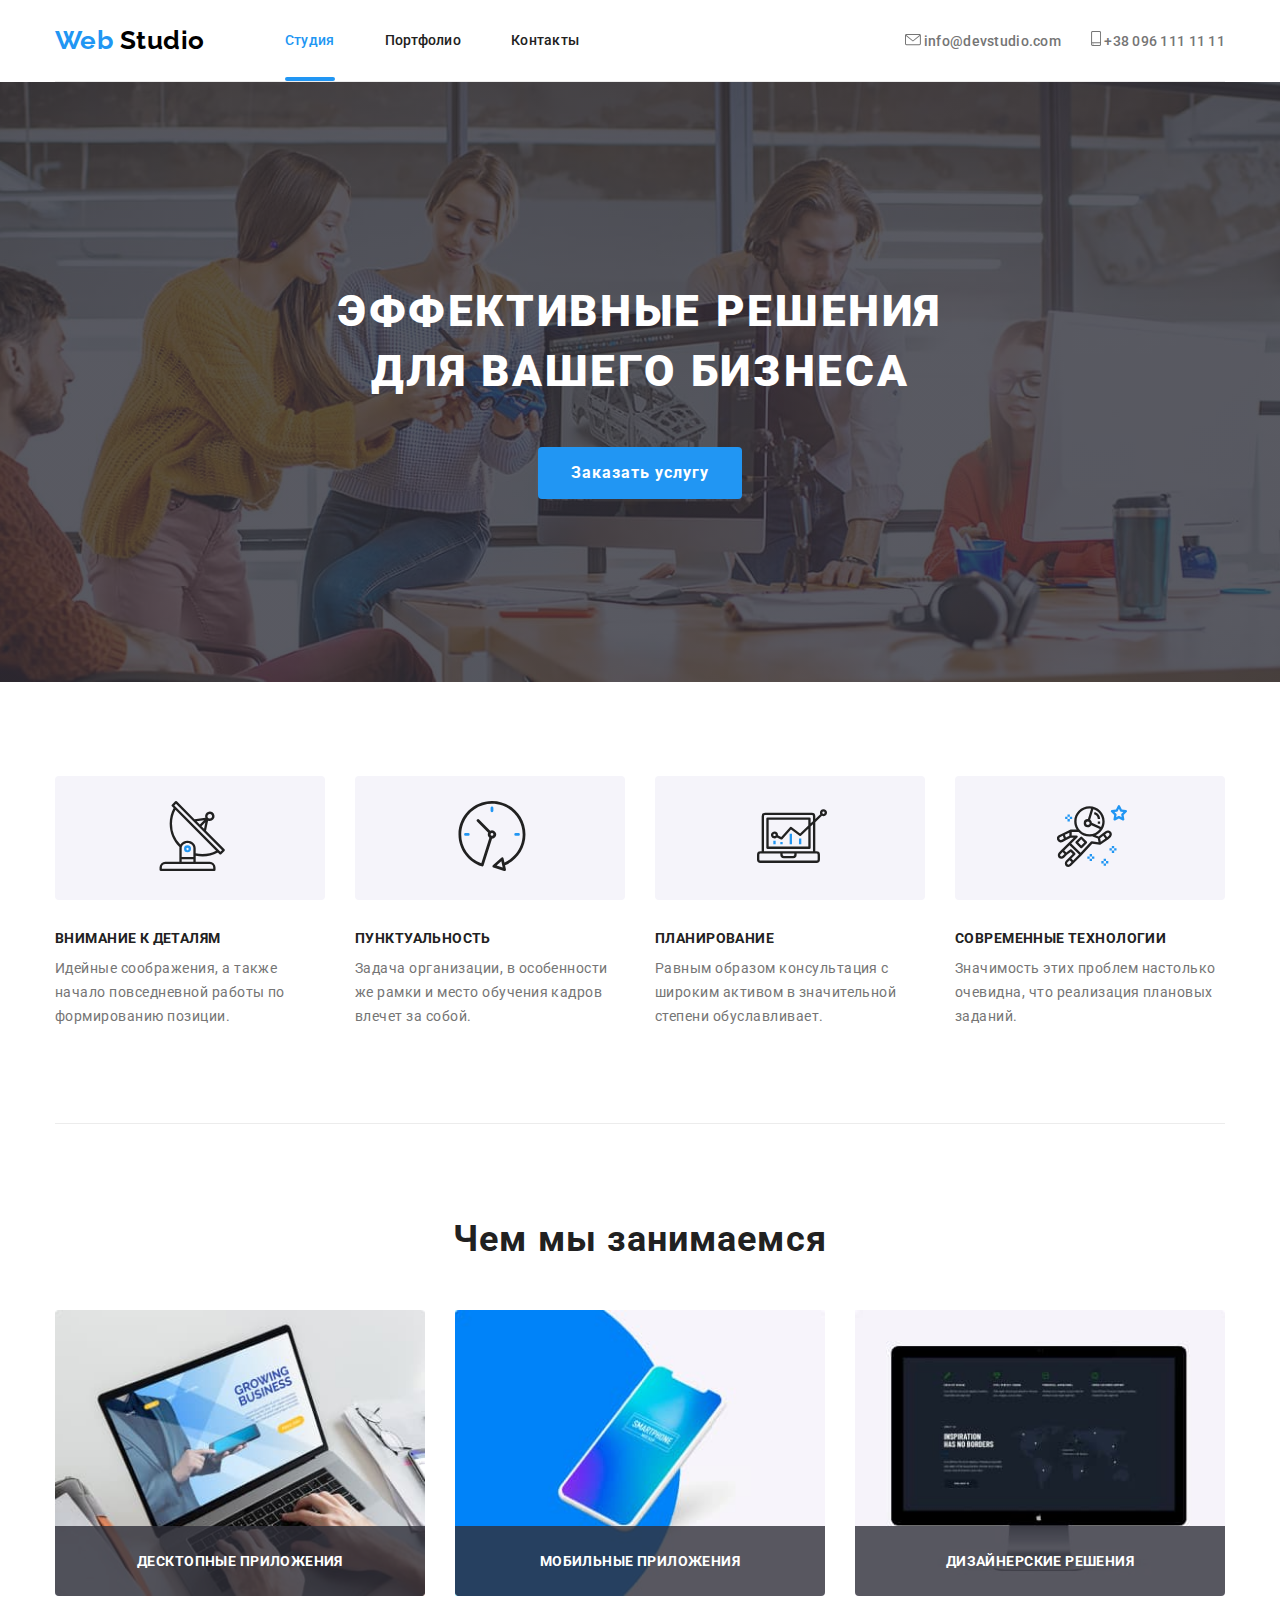
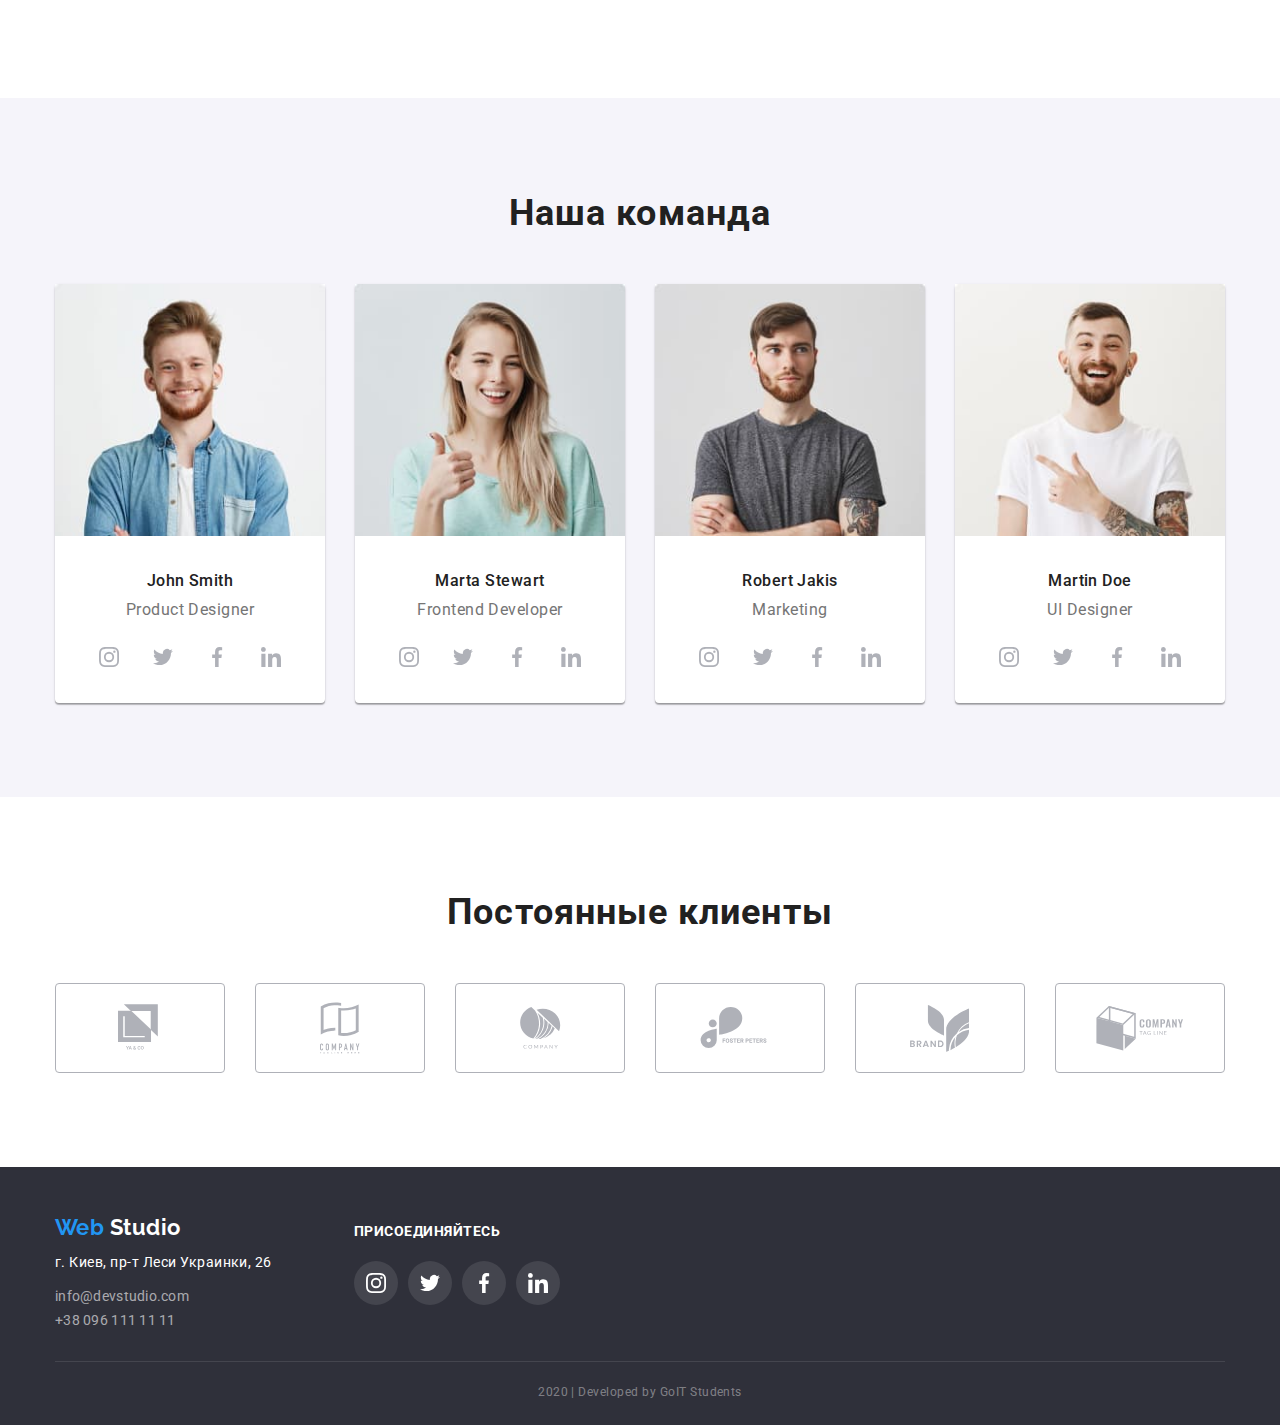
<file: index.html>
<!DOCTYPE html>
<html lang="ru">
  <head>
    <meta charset="UTF-8" />
    <meta name="viewport" content="width=device-width, initial-scale=1.0" />
    <title>Web Studio</title>
    <link href="https://fonts.googleapis.com/css2?family=Raleway:wght@700&family=Roboto:wght@400;500;700;900&display=swap"
      rel="stylesheet">
    <link rel="stylesheet" href="https://cdnjs.cloudflare.com/ajax/libs/modern-normalize/0.6.0/modern-normalize.min.css">
    <link rel="stylesheet" href="./css/styles.css" />
  </head>
  <body>
<!-- ШАПКА -->
    <header class="page-header">
      <div class="container">
        <div class="main-header">

      <nav class="main-nav">
        <a href="./index.html" class="logo-header">Web<span class="color"> Studio</span></a>

        <ul class="site-nav list">
          <li class="item"><a href="" class="link current">Студия</a></li>
          <li class="item"><a href="./portfolio.html" class="link">Портфолио</a></li>
          <li class="item"><a href="" class="link">Контакты</a></li>
        </ul>

      </nav>
    
      <address class="main-address">
        <ul class="address-header list">
          <li class="item">
            <!-- <img src="./img/mail.svg" alt="Отправить письмо" /> -->
              <a href="mailto:info@devstudio.com" class="header-link">
                <svg class="icon-mailto" width="16" height="12">
                  <use href="./img/sprite.svg#icon-mailto"></use>
                </svg>
                info@devstudio.com
              </a>           
          </li>

          <li class="item">
            <!-- <img src="./img/tel.svg" alt="Позвонить" /> -->
            
            <a href="tel:+380961111111" class="header-link">
              <svg class="icon-phoneto" width="10" height="15">
                <use href="./img/sprite.svg#icon-phoneto"></use>
              </svg>
              +38 096 111 11 11
            </a>
          </li>
        </ul>
      </address>

        </div>
      </div>
    </header>

<!-- ОСНОВНОЙ КОНТЕНТ -->
    <main>

<!-- hero -->
  <div class="overlay">
    <div class="container">
      
        <section class="hero">
          <h1 class="hero-title">эффективные решения для вашего бизнеса</h1>
          <a href="" class="hero-content button">Заказать услугу</a>
        </section>
    </div>
  </div>
      
<!-- Наши преимущества -->

      <section class="section features">
      <div class="container">
        <h2 class="section-title visually-hidden  ">Наши преимущества</h2>
        <ul class="list features-list">
          <li class="features-item icon-concentration">
            <div class="rect">
              <svg class="icon-rect">
                <use href="./img/sprite.svg#icon-radar"></use>
              </svg>
            </div>
            <!-- <img src="./img/rectangle/antena.svg" alt="Радар" class="features-img"/> -->
            <h3 class="features-title">Внимание к деталям</h3>
            <p class="features-text">
              Идейные соображения, а также начало повседневной работы по
              формированию позиции.
            </p>
          </li>
          <li class="features-item icon-timing">
            <div class="rect">
              <svg class="icon-rect">
                <use href="./img/sprite.svg#icon-clock"></use>
              </svg>
            </div>
            <!-- <img src="./img/rectangle/clock.svg" alt="Часы" class="features-img"/> -->
            <h3 class="features-title">Пунктуальность</h3>
            <p class="features-text">
              Задача организации, в особенности же рамки и место обучения кадров
              влечет за собой.
            </p>
          </li>
          <li class="features-item icon-planning">
            <div class="rect">
              <svg class="icon-rect">
                <use href="./img/sprite.svg#icon-diagram"></use>
              </svg>
            </div>
            <!-- <img src="./img/rectangle/diagram.svg" alt="Диаграмма" class="features-img"/> -->
            <h3 class="features-title">Планирование</h3>
            <p class="features-text">
              Равным образом консультация с широким активом в значительной
              степени обуславливает.
            </p>
          </li>
          <li class="features-item icon-technologies">
            <div class="rect">
              <svg class="icon-rect">
                <use href="./img/sprite.svg#icon-astronaut"></use>
              </svg>
            </div>
            <!-- <img src="./img/rectangle/astronaut.svg" alt="Астронавт" class="features-img"/> -->
            <h3 class="features-title">Современные технологии</h3>
            <p class="features-text">
              Значимость этих проблем настолько очевидна, что реализация
              плановых заданий.
            </p>
          </li>
        </ul>
      </div>
      </section>


<!-- Чем занимаемся -->
      
      <div class="container">
        <section class="section works">
        <h2 class="section-title">Чем мы занимаемся</h2>
        <ul class="list works-list">
          <li class="works-item">
            <div class="works-thumb">
              <img
                src="./img/what-we-do/desktop.jpg"
                alt="Десктопы"
                width="370"
                class="works-img"
              />
              <h3 class="works-text">Десктопные приложения</h3>
            </div>
          </li>
          <li class="works-item">
            <div class="works-thumb">
              <img
                src="./img/what-we-do/mobile.jpg"
                alt="Мобильные устройства"
                width="370"
                class="works-img"
              />
              <h3 class="works-text">Мобильные приложения</h3>
          </div>
          </li>
          <li class="works-item">
            <div class="works-thumb">
              <img
                src="./img/what-we-do/design.jpg"
                alt="Дизайн"
                width="370"
                class="works-img"
              />
              <h3 class="works-text">Дизайнерские решения</h3>
            </div>
          </li>
        </ul>
      </div>
      </section>
      

<!-- Команда -->
  
      <section class="section team">
      <div class="container">
        <h2 class="section-title">Наша команда</h2>
        <ul class="list team-list">
<!-- Джон -->
          <li class="team-item">
            <img src="./img/team/1.jpg" alt="Джон" width="270px" class="team-photo"/>
            <h3 class="team-title">John Smith</h3>
            <p class="team-text">Product Designer</p>
            <ul class="list socials">
              <li class="socials-item">
                <a href="" aria-label="Ссылка на Instagram" class="socials-link">
                  <!-- <img src="./img/team-socials/Ellipse.svg" alt="инстаграм" class="socials-img"/> -->
                    <svg class="icon-socials">
                      <use href="./img/sprite.svg#icon-instagram"></use>
                    </svg>
                </a>
              </li>

              <li class="socials-item">
                <a href="" aria-label="Ссылка на Twitter" class="socials-link">
                  <!-- <img src="./img/team-socials/Ellipse.svg" alt="твиттер" class="socials-img"/> -->
                  <svg class="icon-socials">
                    <use href="./img/sprite.svg#icon-twitter"></use>
                  </svg>
                </a>
              </li>
              <li class="socials-item">
                <a href="" aria-label="Ссылка на Facebook" class="socials-link">
                  <!-- <img src="./img/team-socials/Ellipse.svg" alt="фейсбук" class="socials-img"/> -->
                  <svg class="icon-socials">
                    <use href="./img/sprite.svg#icon-facebook"></use>
                  </svg>
                </a>
              </li>
              <li class="socials-item">
                <a href="" aria-label="Ссылка на Linkedin" class="socials-link">
                  <!-- <img src="./img/team-socials/Ellipse.svg" alt="линкедин" class="socials-img"/> -->
                  <svg class="icon-socials">
                    <use href="./img/sprite.svg#icon-linkedin"></use>
                  </svg>
                </a>
              </li>
            </ul>
          </li>
<!-- Марта -->
          <li class="team-item">
            <img src="./img/team/2.jpg" alt="Марта" width="270px" class="team-photo"/>
            <h3 class="team-title">Marta Stewart</h3>
            <p class="team-text">Frontend Developer</p>
            <ul class="list socials">
              <li class="socials-item">
                <a href="" aria-label="Ссылка на Instagram" class="socials-link">
                  <!-- <img src="./img/team-socials/Ellipse.svg" alt="инстаграм" class="socials-img"/> -->
                  <svg class="icon-socials">
                    <use href="./img/sprite.svg#icon-instagram"></use>
                  </svg>
                </a>
              </li>
            
              <li class="socials-item">
                <a href="" aria-label="Ссылка на Twitter" class="socials-link">
                  <!-- <img src="./img/team-socials/Ellipse.svg" alt="твиттер" class="socials-img"/> -->
                  <svg class="icon-socials">
                    <use href="./img/sprite.svg#icon-twitter"></use>
                  </svg>
                </a>
              </li>
              <li class="socials-item">
                <a href="" aria-label="Ссылка на Facebook" class="socials-link">
                  <!-- <img src="./img/team-socials/Ellipse.svg" alt="фейсбук" class="socials-img"/> -->
                  <svg class="icon-socials">
                    <use href="./img/sprite.svg#icon-facebook"></use>
                  </svg>
                </a>
              </li>
              <li class="socials-item">
                <a href="" aria-label="Ссылка на Linkedin" class="socials-link">
                  <!-- <img src="./img/team-socials/Ellipse.svg" alt="линкедин" class="socials-img"/> -->
                  <svg class="icon-socials">
                    <use href="./img/sprite.svg#icon-linkedin"></use>
                  </svg>
                </a>
              </li>
            </ul>
            </li>
<!-- Роберт -->
          <li class="team-item">
            <img src="./img/team/3.jpg" alt="Роберт" width="270px" class="team-photo"/>
            <h3 class="team-title">Robert Jakis</h3>
            <p class="team-text">Marketing</p>
            <ul class="list socials">
              <li class="socials-item">
                <a href="" aria-label="Ссылка на Instagram" class="socials-link">
                  <!-- <img src="./img/team-socials/Ellipse.svg" alt="инстаграм" class="socials-img"/> -->
                  <svg class="icon-socials">
                    <use href="./img/sprite.svg#icon-instagram"></use>
                  </svg>
                </a>
              </li>
            
              <li class="socials-item">
                <a href="" aria-label="Ссылка на Twitter" class="socials-link">
                  <!-- <img src="./img/team-socials/Ellipse.svg" alt="твиттер" class="socials-img"/> -->
                  <svg class="icon-socials">
                    <use href="./img/sprite.svg#icon-twitter"></use>
                  </svg>
                </a>
              </li>
              <li class="socials-item">
                <a href="" aria-label="Ссылка на Facebook" class="socials-link">
                  <!-- <img src="./img/team-socials/Ellipse.svg" alt="фейсбук" class="socials-img"/> -->
                  <svg class="icon-socials">
                    <use href="./img/sprite.svg#icon-facebook"></use>
                  </svg>
                </a>
              </li>
              <li class="socials-item">
                <a href="" aria-label="Ссылка на Linkedin" class="socials-link">
                  <!-- <img src="./img/team-socials/Ellipse.svg" alt="линкедин" class="socials-img"/> -->
                  <svg class="icon-socials">
                    <use href="./img/sprite.svg#icon-linkedin"></use>
                  </svg>
                </a>
              </li>
            </ul>
          </li>
<!-- Мартин -->
          <li class="team-item">
            <img src="./img/team/4.jpg" alt="Мартин" width="270px"class="team-photo"/>
            <h3 class="team-title">Martin Doe</h3>
            <p class="team-text">UI Designer</p>
            <ul class="list socials">
              <li class="socials-item">
                <a href="" aria-label="Ссылка на Instagram" class="socials-link">
                  <!-- <img src="./img/team-socials/Ellipse.svg" alt="инстаграм" class="socials-img"/> -->
                  <svg class="icon-socials">
                    <use href="./img/sprite.svg#icon-instagram"></use>
                  </svg>
                </a>
              </li>
            
              <li class="socials-item">
                <a href="" aria-label="Ссылка на Twitter" class="socials-link">
                  <!-- <img src="./img/team-socials/Ellipse.svg" alt="твиттер" class="socials-img"/> -->
                  <svg class="icon-socials">
                    <use href="./img/sprite.svg#icon-twitter"></use>
                  </svg>
                </a>
              </li>
              <li class="socials-item">
                <a href="" aria-label="Ссылка на Facebook" class="socials-link">
                  <!-- <img src="./img/team-socials/Ellipse.svg" alt="фейсбук" class="socials-img"/> -->
                  <svg class="icon-socials">
                    <use href="./img/sprite.svg#icon-facebook"></use>
                  </svg>
                </a>
              </li>
              <li class="socials-item">
                <a href="" aria-label="Ссылка на Linkedin" class="socials-link">
                  <!-- <img src="./img/team-socials/Ellipse.svg" alt="линкедин" class="socials-img"/> -->
                  <svg class="icon-socials">
                    <use href="./img/sprite.svg#icon-linkedin"></use>
                  </svg>
                </a>
              </li>
            </ul>
          </li>
        </ul>
      </div>
      </section>
      
<!-- Клиенты -->
      <section class="section clients">
      <div class="container">
        <h2 class="section-title">Постоянные клиенты</h2>
        <ul class="list clients-list">
          <li class="clients-item">
            <a href="" aria-label="Клиент-1" class="clients-link">
              
              <svg class="icon-clients" width='44' height='49'>
                <use href="./img/sprite.svg#icon-company-1"></use>
              </svg>
            </a>
          </li>
          <li class="clients-item">
            <a href="" aria-label="Клиент-2" class="clients-link">
              
              <svg class="icon-clients" width='40' height='52' >
                <use href="./img/sprite.svg#icon-company-2"></use>
              </svg>
            </a>
          </li>
          <li class="clients-item">
            <a href="" aria-label="Клиент-3" class="clients-link">
              
              <svg class="icon-clients" width='41' height='42'>
                <use href="./img/sprite.svg#icon-company-3"></use>
              </svg>
            </a>
          </li>
          <li class="clients-item">
            <a href="" aria-label="Клиент-4" class="clients-link">
              
              <svg class="icon-clients" width='80' height='42'>
                <use href="./img/sprite.svg#icon-company-4"></use>
              </svg>
            </a>
          </li>
          <li class="clients-item">
            <a href="" aria-label="Клиент-5" class="clients-link">
              
              <svg class="icon-clients" width='59' height='47'>
                <use href="./img/sprite.svg#icon-company-5"></use>
              </svg>
            </a>
          </li>
          <li class="clients-item">
            <a href="" aria-label="Клиент-6" class="clients-link">
              
              <svg class="icon-clients" width='88' height='45'>
                <use href="./img/sprite.svg#icon-company-6"></use>
              </svg>
            </a>
          </li>
        </ul>
      </div>
      </section>
    
    </main>

<!-- ПОДВАЛ -->
  <footer class="footer">
    <div class="container">
      <div class="main-footer">
  
        <!-- Контакты -->
        <section class="footer-section">
  
          <h2 class="title visually-hidden">Контакты</h2>
          <a href="./index.html" class="logo-footer">Web<span class="color"> Studio</span></a>
  
          <address class="sec-address">
            <p class="text">г. Киев, пр-т Леси Украинки, 26</p>
            <ul class="list address-footer">
              <li>
                <a href="mailto:info@devstudio.com" class="footer-link">info@devstudio.com</a>
              </li>
              <li>
                <a href="tel:+380961111111" class="footer-link">+38 096 111 11 11</a>
              </li>
            </ul>
          </address>
        </section>
  
        <!-- Социальные медиа -->
        <section class="socials media">
  
          <h2 class="socials-title">присоединяйтесь</h2>
          <ul class="list media-list">
            <li class="media-item">
              <a href="" aria-label="Ссылка на Facebook" class="media-link">
                <!-- <img src="./img/team-socials/Ellipse.svg" alt=""> -->
                <svg class="icon-media">
                  <use href="./img/sprite.svg#icon-instagram"></use>
                </svg>
              </a>
            </li>
            <li class="media-item">
              <a href="" aria-label="Ссылка на Instagram" class="media-link">
                <!-- <img src="./img/team-socials/Ellipse.svg" alt=""> -->
                <svg class="icon-media">
                  <use href="./img/sprite.svg#icon-twitter"></use>
                </svg>
              </a>
            </li>
            <li class="media-item">
              <a href="" aria-label="Ссылка на Twitter" class="media-link">
                <!-- <img src="./img/team-socials/Ellipse.svg" alt=""> -->
                <svg class="icon-media">
                  <use href="./img/sprite.svg#icon-facebook"></use>
                </svg>
              </a>
            </li>
            <li class="media-item">
              <a href="" aria-label="Ссылка на Linkedin" class="media-link">
                <!-- <img src="./img/team-socials/Ellipse.svg" alt=""> -->
                <svg class="icon-media">
                  <use href="./img/sprite.svg#icon-linkedin"></use>
                </svg>
              </a>
            </li>
          </ul>
        </section>
      </div>
  
      <p class="copy">2020 | Developed by GoIT Students</p>
      
    </div>
  </footer>
  </body>
</html>
</file>
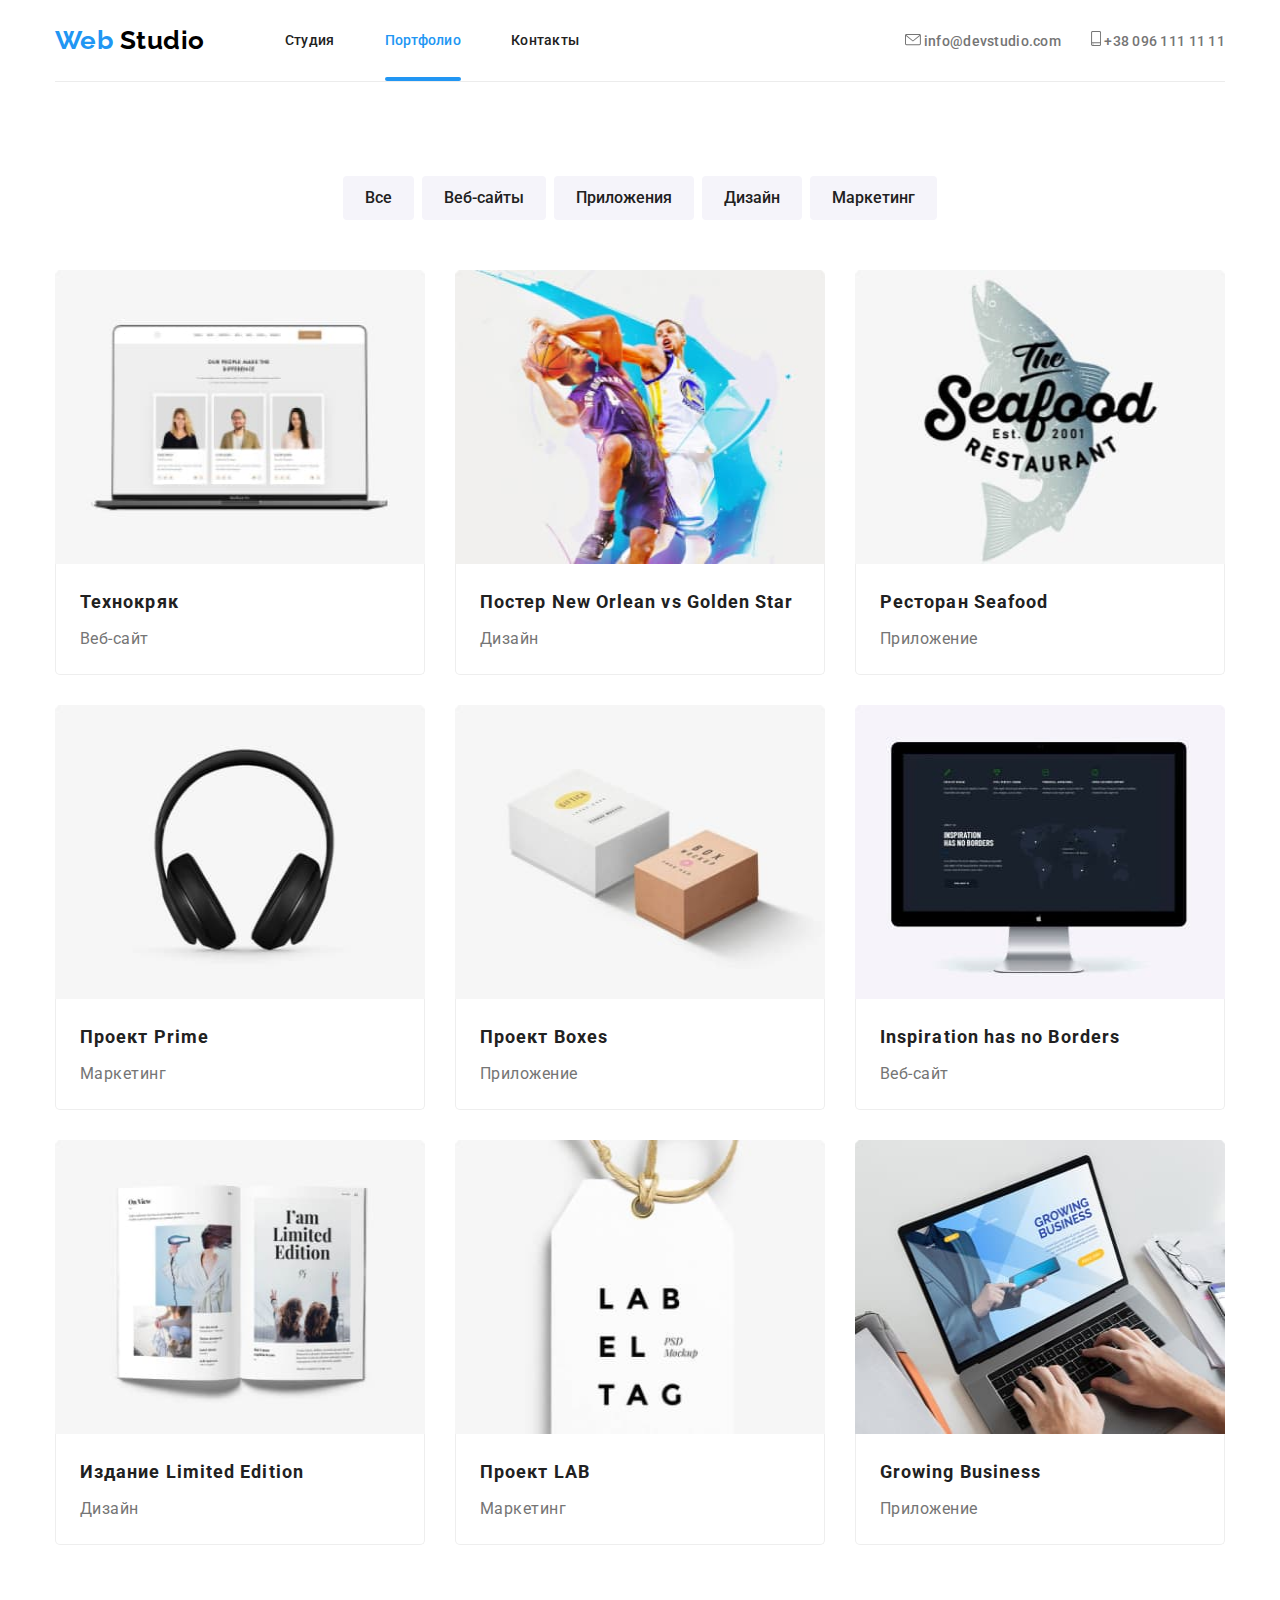
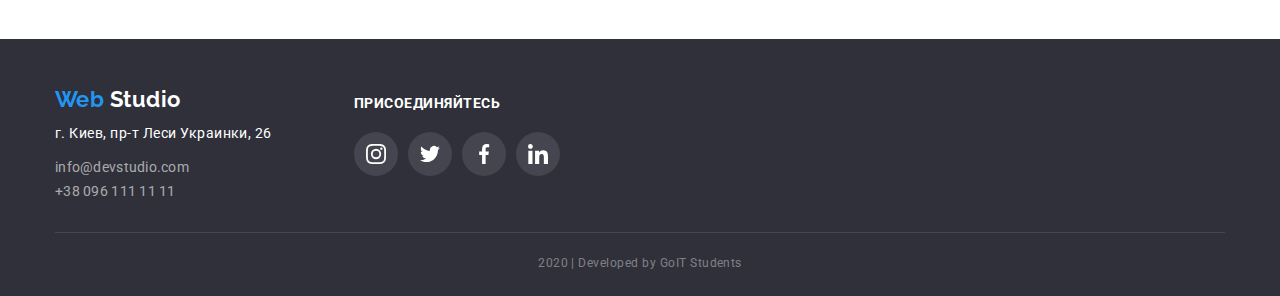
<file: portfolio.html>
<!DOCTYPE html>
<html lang="ru">
<head>
    <meta charset="UTF-8">
    <meta name="viewport" content="width=device-width, initial-scale=1.0">
    <title>Portfolio</title>
    <link href="https://fonts.googleapis.com/css2?family=Raleway:wght@700&family=Roboto:wght@400;500;700;900&display=swap"
        rel="stylesheet">
    <link rel="stylesheet" href="https://cdnjs.cloudflare.com/ajax/libs/modern-normalize/0.6.0/modern-normalize.min.css">
    <link rel="stylesheet" href="./css/styles.css">
</head>
<body>
    
    <!-- Шапка -->
    <header class="page-header">
        <div class="container">
            <div class="main-header">
    
                <nav class="main-nav">
                    <a href="./index.html" class="logo-header">Web<span class="color"> Studio</span></a>
    
                    <ul class="site-nav list">
                        <li class="item"><a href="./index.html" class="link">Студия</a></li>
                        <li class="item"><a href="./portfolio.html" class="link current">Портфолио</a></li>
                        <li class="item"><a href="" class="link">Контакты</a></li>
                    </ul>
    
                </nav>
    
                <address class="main-address">
                    <ul class="address-header list">
                        <li class="item">
                            <!-- <img src="./img/mail.svg" alt="Отправить письмо" /> -->
                            <a href="mailto:info@devstudio.com" class="header-link">
                                <svg class="icon-mailto" width="16" height="12">
                                    <use href="./img/sprite.svg#icon-mailto"></use>
                                </svg>
                                info@devstudio.com
                            </a>
                        </li>
                
                        <li class="item">
                            <!-- <img src="./img/tel.svg" alt="Позвонить" /> -->
                
                            <a href="tel:+380961111111" class="header-link">
                                <svg class="icon-phoneto" width="10" height="15">
                                    <use href="./img/sprite.svg#icon-phoneto"></use>
                                </svg>
                                +38 096 111 11 11
                            </a>
                        </li>
                    </ul>
                </address>
    
            </div>
        </div>
    </header>

<!-- Основное наполнение -->
<main>
    <section class="section products">
    <div class="container">
        <h1 class="portfolio-title visually-hidden">Наши продукты</h1>
                <ul class="list portfolio-btns">
                    <li class="btns-item">
                        <button type="button" class="section-btn">Все</button>
                    </li>
                    <li class="btns-item">
                        <button type="button" class="section-btn">Веб-сайты</button>
                    </li>
                    <li class="btns-item">
                        <button type="button" class="section-btn">Приложения</button>
                    </li>
                    <li class="btns-item">
                        <button type="button" class="section-btn">Дизайн</button>
                    </li>
                    <li class="btns-item"> 
                        <button type="button" class="section-btn">Маркетинг</button>
                    </li>
                </ul>

        <ul class="list products-list">
            
            <li class="products-item">
                <a href="" class="products-card link">
                    <div class="products-thumb">
                        <img src="./img/portfolio/1.jpg" alt="" class="products-img" width='370'>
                        <p class="products-text">Технокряк это современная площадка распространения коронавируса. Компании используют эту
                        платформу для цифрового
                        шпионажа и атак на защищённые сервера конкурентов.</p>
                    </div>
                    
                    <div class="card-content">
                        <h2 class="card-title">Технокряк</h2>
                        <p class="card-item">Веб-сайт</p>
                    </div>
                </a>
            </li>
            
            <li class="products-item">
                <a href="" class="products-card link">
                    <div class="products-thumb">
                        <img src="./img/portfolio/2.jpg" alt="" class="products-img" width='370'>
                        <p class="products-text">Технокряк это современная площадка распространения коронавируса. Компании используют эту платформу для цифрового
                        шпионажа и атак на защищённые сервера конкурентов.</p>
                    </div>

                    <div class="card-content">
                        <h2 class="card-title">Постер New Orlean vs Golden Star</h2>
                        <p class="card-item">Дизайн</p>
                    </div>
                </a>    
            </li>

            <li class="products-item">
                <a href="" class="products-card link">
                    <div class="products-thumb">
                        <img src="./img/portfolio/3.jpg" alt="" class="products-img" width='370'>
                        <p class="products-text">Технокряк это современная площадка распространения коронавируса. Компании используют эту
                        платформу для цифрового
                        шпионажа и атак на защищённые сервера конкурентов.</p>
                    </div>

                    <div class="card-content">
                        <h2 class="card-title">Ресторан Seafood</h2>
                        <p class="card-item">Приложение</p>
                    </div>
                
                </a>
            </li>

            <li class="products-item">
                <a href="" class="card link">
                    <div class="products-thumb">
                        <img src="./img/portfolio/4.jpg" alt="" class="products-img" width='370'>
                        <p class="products-text">Технокряк это современная площадка распространения коронавируса. Компании используют эту
                            платформу для цифрового
                            шпионажа и атак на защищённые сервера конкурентов.</p>
                    </div>
                    
                    <div class="card-content">
                        <h2 class="card-title">Проект Prime</h2>
                        <p class="card-item">Маркетинг</p>
                    </div>
                </a>
            </li>

            <li class="products-item">
                <a href="" class="card link">
                    <div class="products-thumb">
                        <img src="./img/portfolio/5.jpg" alt="" class="products-img" width='370'>
                        <p class="products-text">Технокряк это современная площадка распространения коронавируса. Компании
                            используют эту
                            платформу для цифрового
                            шпионажа и атак на защищённые сервера конкурентов.</p>
                    </div>

                    <div class="card-content">
                        <h2 class="card-title">Проект Boxes</h2>
                        <p class="card-item">Приложение</p>
                    </div>
                </a>
            </li>

            <li class="products-item">
                <a href="" class="card link">
                    <div class="products-thumb">
                        <img src="./img/portfolio/6.jpg" alt="" class="products-img" width='370'>
                        <p class="products-text">Технокряк это современная площадка распространения коронавируса. Компании
                            используют эту
                            платформу для цифрового
                            шпионажа и атак на защищённые сервера конкурентов.</p>
                    </div>
                    
                    <div class="card-content">
                        <h2 class="card-title">Inspiration has no Borders</h2>
                        <p class="card-item">Веб-сайт</p>
                    </div>
                </a>
            </li>

            <li class="products-item">
                <a href="" class="card link">
                    <div class="products-thumb">
                        <img src="./img/portfolio/7.jpg" alt="" class="products-img" width='370'>
                        <p class="products-text">Технокряк это современная площадка распространения коронавируса. Компании
                            используют эту
                            платформу для цифрового
                            шпионажа и атак на защищённые сервера конкурентов.</p>
                    </div>
                    
                    <div class="card-content">
                        <h2 class="card-title">Издание Limited Edition</h2>
                        <p class="card-item">Дизайн</p>
                    </div>
                </a>    
            </li>

            <li class="products-item">
                <a href="" class="card link">
                    <div class="products-thumb">
                        <img src="./img/portfolio/8.jpg" alt="" class="products-img" width='370'>
                        <p class="products-text">Технокряк это современная площадка распространения коронавируса. Компании
                            используют эту
                            платформу для цифрового
                            шпионажа и атак на защищённые сервера конкурентов.</p>
                    </div>
                    
                    <div class="card-content">
                        <h2 class="card-title">Проект LAB</h2>
                        <p class="card-item">Маркетинг</p>
                    </div>
                </a>    
            </li>

            <li class="products-item">
                <a href="" class="card link">
                    <div class="products-thumb">
                        <img src="./img/portfolio/9.jpg" alt="" class="products-img" width='370'>
                        <p class="products-text">Технокряк это современная площадка распространения коронавируса. Компании
                            используют эту
                            платформу для цифрового
                            шпионажа и атак на защищённые сервера конкурентов.</p>
                    </div>
                    
                    <div class="card-content">
                        <h2 class="card-title">Growing Business</h2>
                        <p class="card-item">Приложение</p>
                    </div>
                </a>
            </li>  
        </ul>
    </div>
    </section>
</main>

<!-- Подвал -->
<footer class="footer">
<div class="container">
    <div class="main-footer">

        <!-- Контакты -->
      <section class="footer-section">
      
        <h2 class="title visually-hidden">Контакты</h2>
        <a href="./index.html" class="logo-footer">Web<span class="color"> Studio</span></a>

        <address class="sec-address">
            <p class="text">г. Киев, пр-т Леси Украинки, 26</p>
            <ul class="list address-footer">
                <li>
                    <!-- <img src="./img/mail.svg" alt="Отправить письмо" /> -->
                    <a href="mailto:info@devstudio.com" class="footer-link">info@devstudio.com</a>
                </li>
                <li>
                    <!-- <img src="./img/tel.svg" alt="Позвонить" /> -->
                    <a href="tel:+380961111111" class="footer-link">+38 096 111 11 11</a>
                </li>
            </ul>
        </address>
        </section>
      </section>

      <!-- Социальные медиа -->
    <section class="socials media">
    
        <h2 class="socials-title">присоединяйтесь</h2>
        <ul class="list media-list">
            <li class="media-item">
                <a href="" aria-label="Ссылка на Facebook" class="media-link">
                    <!-- <img src="./img/team-socials/Ellipse.svg" alt=""> -->
                    <svg class="icon-media">
                        <use href="./img/sprite.svg#icon-instagram"></use>
                    </svg>
                </a>
            </li>
            <li class="media-item">
                <a href="" aria-label="Ссылка на Instagram" class="media-link">
                    <!-- <img src="./img/team-socials/Ellipse.svg" alt=""> -->
                    <svg class="icon-media">
                        <use href="./img/sprite.svg#icon-twitter"></use>
                    </svg>
                </a>
            </li>
            <li class="media-item">
                <a href="" aria-label="Ссылка на Twitter" class="media-link">
                    <!-- <img src="./img/team-socials/Ellipse.svg" alt=""> -->
                    <svg class="icon-media">
                        <use href="./img/sprite.svg#icon-facebook"></use>
                    </svg>
                </a>
            </li>
            <li class="media-item">
                <a href="" aria-label="Ссылка на Linkedin" class="media-link">
                    <!-- <img src="./img/team-socials/Ellipse.svg" alt=""> -->
                    <svg class="icon-media">
                        <use href="./img/sprite.svg#icon-linkedin"></use>
                    </svg>
                </a>
            </li>
        </ul>
    </section>
    </div>

    <p class="copy">2020 | Developed by GoIT Students</p>

</div>
</footer>
  </body>
</html>
</file>
<file: css/styles.css>
/* Цвет основного текста #212121*/
/* Вторичный цвет текста #757575*/
/* Третий цвет #FFFFFF */
/* Цвет inline svg #AFB1B8 */
/* Ацент #2196F3 */
/* Футер rgba(255, 255, 255, 0.6)*/
/* Копирайт #rgba(255, 255, 255, 0.4) */

/* Цвет фона #FFFFFF */
/* Вторичный цвет фона #F5F4FA */
/* Цвет фона подвала #2F303A */

:root {
	--primary-text-color: #212121;
	--secondary-text-color: #757575;
	--third-text-color: #ffffff;
	--accent-color: #2196f3;
	--inline-svg-color: #afb1b8;
	--main-bgc-color: #ffffff;
	--secondary-bgc-color: #f5f4fa;
	--footer-bgc-color: #2f303a;
	--timing-function: cubic-bezier(0.4, 0, 0.2, 1);
}

html {
	box-sizing: border-box;
}

*,
*::before,
*::after {
	box-sizing: inherit;
}

body {
	background-color: var(--main-bgc-color);
	color: var(--primary-text-color);

	font-family: Roboto, sans-serif;
	line-height: 1.2;
	letter-spacing: 0.03em;
}

.link {
	color: inherit;
	text-decoration: none;
}

.list {
	padding: 0;
	margin: 0;
	list-style: none;
}

/* Центрирование на странице */
.container {
	width: 1200px;
	margin: 0 auto;
	padding-left: 15px;
	padding-right: 15px;
	/* outline: 1px solid green; */
}

/* Вжать img в контейнер */
.img {
	display: block;
	max-width: 100%;
	height: auto;
}

/* Скрыть визуально текст */
.visually-hidden {
	position: absolute;
	width: 1px;
	height: 1px;
	margin: -1px;
	border: 0;
	padding: 0;
	clip: rect(0 0 0 0);
	overflow: hidden;
}

/* Logo Logo Logo*/

.logo-header,
.logo-footer {
	color: var(--accent-color);
	font-family: Raleway, sans-serif;
	font-weight: 700;
	font-size: 26px;
	text-decoration: none;
}
.logo-header .color {
	color: #000000;
}

.logo-footer {
	font-size: 22px;
	line-height: 1.18;
}

.logo-footer .color {
	color: var(--third-text-color);
}

/* header */
/* .page-header {
	border-bottom: 1px solid #ececec;
} */

/* Header-nav */

.main-header {
	display: flex;
	align-items: center;

	border-bottom: 1px solid #ececec;
}

.main-nav {
	display: flex;
	align-items: center;
}

.main-address {
	margin-left: auto;
}

/* Site-nav Site-nav Site-nav*/

.site-nav {
	display: flex;
	margin-left: 80px;
}

.site-nav .item + .item {
	margin-left: 50px;
}

.site-nav .link {
	display: block;
	padding-top: 32px;
	padding-bottom: 32px;

	color: inherit;
	font-weight: 500;
	font-size: 14px;
	letter-spacing: 0.02em;
	text-decoration: none;

	transition: color 250ms var(--timing-function);
}

.site-nav .link:hover,
.site-nav .link:focus {
	color: var(--accent-color);
}

.site-nav .link.current {
	color: var(--accent-color);
}

.current {
	position: relative;
}

.current::after {
	content: '';
	display: block;
	width: 100%;
	height: 4px;
	position: absolute;
	left: 0;
	bottom: 0;

	background-color: var(--accent-color);
	border-radius: 2px;
}

/* Address Address Address*/

.address-header .header-link {
	color: var(--secondary-text-color);
	font-style: normal;
	font-weight: 500;
	font-size: 14px;
	letter-spacing: 0.02em;
	text-decoration: none;

	transition: color 250ms var(--timing-function), --color1 2050ms var(--timing-function);
}

.icon-mailto {
	fill: var(--secondary-text-color);
	transition: fill 250ms var(--timing-function);
}

.icon-phoneto {
	fill: var(--secondary-text-color);
	transition: fill 250ms var(--timing-function);
}

.header-link:hover,
.header-link:focus {
	color: var(--accent-color);
}

.header-link:hover .icon-mailto,
.header-link:focus .icon-mailto,
.header-link:hover .icon-phoneto,
.header-link:focus .icon-phoneto {
	fill: var(--accent-color);
}

.address-footer .footer-link {
	color: rgba(255, 255, 255, 0.6);
	font-style: normal;
	font-weight: 400;
	font-size: 14px;
	line-height: 1.71;
	letter-spacing: 0.02em;
	text-decoration: none;

	transition: color 250ms var(--timing-function);
}

.footer-link:hover,
.footer-link:focus {
	color: var(--accent-color);
}

.address-header {
	display: flex;
}

.address-header .item + .item {
	margin-left: 30px;
}

/* 
.address-header .item:hover,
.address-header .item:focus {
	--color1: var(--accent-color);
	color: var(--accent-color);
} */

/* .mail::before {
	display: inline-flex;
	content: '';
	width: 16px;
	height: 11px;
	margin-right: 10px;
	background-image: url('../img/mail.svg');
	background-size: contain;
	background-size: 16px;
} */

/* .telephone::before {
	display: inline-flex;
	content: '';
	margin-right: 10px;
	width: 10px;
	height: 15px;
	background-image: url('../img/tel.svg');
} */

/* Section Section Section*/
.section {
	padding-top: 94px;
	padding-bottom: 94px;
}

.section-title {
	margin-top: 0;
	margin-bottom: 50px;

	font-weight: 700;
	font-size: 36px;
	line-height: 1.17;
	text-align: center;
	letter-spacing: 0.03em;
}

/* Hero Hero Hero */

.hero {
	padding-top: 200px;
	padding-bottom: 200px;

	text-align: center;

	/* background-color: tomato; */
}

.overlay {
	height: 600px;
	max-width: 1600px;
	margin-left: auto;
	margin-right: auto;

	background-color: #2f303a;
	background-image: linear-gradient(to right, rgba(47, 48, 58, 0.8), rgba(47, 48, 58, 0.8)),
		url('../img/Header-img.jpg');
	background-repeat: no-repeat;
	background-position: center;
	background-size: cover;

	/* outline: 2px solid green; */
}

.hero .hero-title {
	width: 696px;
	margin-top: 0;
	margin-bottom: 46px;
	margin-right: auto;
	margin-left: auto;

	color: var(--third-text-color);
	font-weight: 900;
	font-size: 44px;
	line-height: 1.36;
	letter-spacing: 0.06em;
	text-transform: uppercase;
}

.hero .button {
	display: inline-block;
	border: 1px solid transparent;
	border-radius: 4px;
	padding: 10px 32px;
	min-width: 200px;

	color: var(--third-text-color);
	background-color: var(--accent-color);

	font-weight: 700;
	font-size: 16px;
	line-height: 1.87;
	letter-spacing: 0.06em;
	text-decoration: none;
	text-align: center;
}

.hero .hero-content:focus {
	color: var(--third-text-color);
}

/* Features Features Features*/

.features-list {
	display: flex;

	/* background-color: yellow; */
}

.rect {
	text-align: center;

	background-color: var(--secondary-bgc-color);
	border-radius: 4px;
}

.icon-rect {
	width: 70px;
	height: 70px;
	margin: 25px 102px;
}

/* .features-item::before {
	display: block;
	content: '';
	height: 120px;

	background-repeat: no-repeat;
	background-position: center;
	background-color: var(--secondary-bgc-color);

	border-radius: 4px;
} */

/* .icon-concentration::before {
	background-image: url('../img/rectangle/antena.svg');
}

.icon-timing::before {
	background-image: url('../img/rectangle/clock.svg');
}

.icon-planning::before {
	background-image: url('../img/rectangle/diagram.svg');
}

.icon-technologies::before {
	background-image: url('../img/rectangle/astronaut.svg');
} */

.features-list .features-title {
	margin-top: 30px;
	margin-bottom: 10px;

	font-weight: 700;
	font-size: 14px;
	letter-spacing: 0.03em;
	text-transform: uppercase;
}
.features-list .features-item {
	width: calc((100% - 90px) / 4);
}
.features-list .features-item + .features-item {
	margin-left: 30px;
}
.features-item .features-img {
	/* display: block; */
	margin-top: 0;
	margin-bottom: 30px;
	padding: 25px 100px;
	margin-right: 0;
	/* margin-left: auto;
	margin-right: auto; */
}
.features-list .features-text {
	margin-top: 0;
	margin-bottom: 0;
	color: var(--secondary-text-color);
	font-size: 14px;
	line-height: 1.71;
}

/* Works Works Works*/
.works {
	padding-top: 94px;
	border-top: 1px solid #ececec;
	/* background-color: salmon; */
}
/* .works .section-title {
	margin-bottom: 50px;
} */
.works .works-list {
	display: flex;
	color: var(--third-text-color);
}
.works-list .works-item {
	width: calc((100% - 60px) / 3);
	height: 294px;
}
.works-list .works-item + .works-item {
	margin-left: 30px;
}
.works .works-text {
	margin-top: 0;
	margin-bottom: 0;
	height: 70px;
	padding-top: 27px;
	padding-bottom: 27px;
	font-weight: 700;
	font-size: 14px;
	line-height: 1.1429;
	text-align: center;
	letter-spacing: 0.03em;
	text-transform: uppercase;
	background-color: rgba(47, 48, 58, 0.8);
	border-radius: 0px 0px 4px 4px;
}

.works-thumb {
	position: relative;
}

.works-text {
	width: 100%;
	position: absolute;
	bottom: 4px;
}

/* .works .works-img {
} */
/* Team Team Team */
.team {
	background-color: var(--secondary-bgc-color);
	text-align: center;
}

.team .team-list {
	display: flex; /* padding-bottom: 24px; */
}

.team-list .team-item {
	width: calc((100% - 90px) / 4);
	background-color: var(--third-text-color);

	border-radius: 4px;
	box-shadow: 0px 2px 1px rgba(0, 0, 0, 0.2), 0px 1px 1px rgba(0, 0, 0, 0.14), 0px 1px 3px rgba(0, 0, 0, 0.12);
}

.team-list .team-item + .team-item {
	margin-left: 30px;
}

.team-list .team-item {
	padding-bottom: 24px;
}

.team .link {
	color: var(--inline-svg-color);
	text-decoration: none;
}

.team .team-photo {
	margin-top: 0;
	margin-bottom: 30px;
}

.team .team-title {
	margin-top: 0;
	margin-bottom: 10px;
	font-weight: 500;
	font-size: 16px;
	/* text-align: center; */
}
.team .team-text {
	margin-top: 0;
	margin-bottom: 16px;
	color: var(--secondary-text-color);
	font-weight: 400;
	font-size: 16px;
	/* text-align: center; */
}
.team-list .socials {
	display: flex;
	justify-content: center;
}
.socials .socials-item + .socials-item {
	margin-left: 10px;
}

.socials-link {
	display: flex;
	width: 44px;
	height: 44px;
	align-items: center;
	justify-content: center;

	background-color: transparent;
	border-radius: 50%;

	transition: background-color 250ms var(--timing-function);
}

.team .socials-link:hover,
.team .socials-link:focus {
	background-color: var(--accent-color);
}

.icon-socials {
	display: flex;
	width: 20px;
	height: 20px;
	fill: var(--inline-svg-color);

	transition: fill 250ms var(--timing-function);
}

.socials-link:hover .icon-socials,
.socials-link:focus .icon-socials {
	fill: var(--third-text-color);
}

/* Clients Clients Clients */
/* .clients {
	background-color: yellowgreen;
} */

.clients-list {
	display: flex;
	justify-content: center;
}

.clients-item {
	display: flex;
	width: calc((100% - 150px) / 6);
	height: 90px;
	align-items: center;
	justify-content: center;

	border-radius: 4px;
	border: 1px solid #afb1b8;

	transition: border 250ms var(--timing-function);
}

.clients-list .clients-item + .clients-item {
	margin-left: 30px;
}

.clients-item:hover {
	border: 1px solid var(--accent-color);
}

.clients-item:hover .icon-clients {
	fill: var(--accent-color);
}

.icon-clients {
	fill: var(--inline-svg-color);
	transition: fill 250ms var(--timing-function);
}

.clients-link {
	display: flex;
	cursor: pointer;
	width: 170px;
	height: 90px;
	align-items: center;
	justify-content: center;
}

.clients-link:focus .icon-clients {
	fill: var(--accent-color);
}

.clients-link:focus .clients-item {
	border: 1px solid var(--accent-color);
}

/* 
.clients-link:focus {
	display: flex;
	align-items: center;
	justify-content: center;
	width: 170px;
	height: 90px;
	--color4: var(--accent-color);
	border: 1px solid var(--accent-color);
} */

/* Footer Footer Footer*/
.footer {
	color: var(--third-text-color);
	background-color: var(--footer-bgc-color);
}
.footer-section .sec-address {
	width: 230px;
}
.main-footer {
	display: flex;
	padding-bottom: 28px;
}
.media {
	margin-top: 56px;
	margin-left: 69px;
}
.media .media-list {
	display: flex;
}
.media-list .media-item + .media-item {
	margin-left: 10px;
}

/* .media-item {
	display: flex;
	width: 44px;
	height: 44px;
	align-items: center;
	justify-content: center;

	background-color: rgba(255, 255, 255, 0.1);
	border-radius: 50%;
} */

.media-link {
	display: flex;
	width: 44px;
	height: 44px;
	align-items: center;
	justify-content: center;

	background-color: rgba(255, 255, 255, 0.1);
	border-radius: 50%;

	transition: background-color 250ms var(--timing-function);
}

.media-link:hover,
.media-link:focus {
	background-color: var(--accent-color);
}

.icon-media {
	display: flex;
	width: 20px;
	height: 20px;
	fill: var(--third-text-color);
}

/* .media-link:focus {
	display: flex;
	width: 44px;
	height: 44px;
	align-items: center;
	justify-content: center;

	background-color: var(--accent-color);
	border-radius: 50%;
} */

.footer .footer-section {
	padding-top: 48px;
}
.footer .title {
	margin-top: 0;
}
.footer .text {
	margin-top: 10px;
	margin-bottom: 10px;

	font-style: normal;
	font-weight: normal;
	font-size: 14px;
	line-height: 1.71;
}
/* footer socials */
.socials .link {
	color: var(--inline-svg-color);
	text-decoration: none;
}
.socials .link:hover,
.socials .link:focus {
	color: var(--accent-color);
}
.socials .socials-title {
	margin-top: 0;
	margin-bottom: 21px;
	font-weight: 700;
	font-size: 14px;
	text-transform: uppercase;
}
/* footer copyright */
.footer .copy {
	margin-top: 0;
	margin-bottom: 0;
	padding-top: 18px;
	padding-bottom: 21px;

	color: rgba(255, 255, 255, 0.4);
	font-size: 12px;
	line-height: 2;
	text-align: center;
	border-top: 1px solid rgba(255, 255, 255, 0.1);
}
/* Portfolio Portfolio Portfolio */

/* Button */
.section .section-btn {
	padding: 6px 22px;

	font-family: inherit;
	color: var(--primary-text-color);
	background-color: var(--secondary-bgc-color);
	font-weight: 500;
	font-size: 16px;
	line-height: 2;
	text-align: center;
	border: none;
	border-radius: 4px;

	transition: color 250ms var(--timing-function), background-color 250ms var(--timing-function);
}
.section .section-btn:hover,
.section .section-btn:focus {
	color: var(--third-text-color);
	background-color: var(--accent-color);
}
/* Portfolio products */

/* Portfolio title */

.products-list .products-img {
	display: block;
	/* width: 370px; */
	height: 294px;
}
.products-list .card-title {
	margin-top: 0;
	margin-bottom: 4px;

	font-weight: 700;
	font-size: 18px;
	line-height: 2;
	letter-spacing: 0.06em;

	color: var(--primary-text-color);
}
.products-list .card-item {
	margin-top: 0;
	margin-bottom: 0;
	color: var(--secondary-text-color);
	font-size: 16px;
	line-height: 1.87;
}

.products-thumb {
	position: relative;
	overflow: hidden;
}

/* card overlay */

.products-thumb::after {
	content: '';
	display: inline-block;
	width: 100%;
	height: 100%;
	top: 0;
	left: 0;
	position: absolute;

	opacity: 0;
	z-index: 1;
	transform: translateY(100%);
	transition: 250ms transform var(--timing-function);

	background-color: rgba(33, 150, 243, 0.9);
}

.products-text {
	margin: 0;
	padding: 63px 24px;
	width: 100%;
	height: 100%;
	top: 0;
	left: 0;
	position: absolute;

	opacity: 0;
	z-index: 2;
	transform: translateY(100%);
	transition: 250ms transform var(--timing-function);

	color: var(--third-text-color);
	font-size: 18px;
	line-height: 1.56;
}

.products-item:hover .products-thumb::after,
.products-item:hover .products-text {
	opacity: 1;
	transform: translateY(0);
}

/* .products-item:hover .products-text {
	opacity: 1;
	transform: translateY(0);
} */

.products .portfolio-btns {
	display: flex;
	margin-bottom: 50px;
	justify-content: center;
	/* background-color: #ccc; */
}
.portfolio-btns .item {
	align-items: center;
}
.portfolio-btns .btns-item + .btns-item {
	margin-left: 8px;
}
.products .products-list {
	display: flex;
	flex-wrap: wrap;
}
.products-list .products-item {
	width: calc((100% - 60px) / 3);
	/* height: 404px; */
	margin-right: 30px;
	margin-bottom: 30px;
	border-top-left-radius: 5px;
	border-top-right-radius: 5px;
	overflow: hidden;
}

.products-item:hover {
	box-shadow: 1px 4px 6px rgba(0, 0, 0, 0.16), 0px 4px 4px rgba(0, 0, 0, 0.06), 0px 1px 1px rgba(0, 0, 0, 0.12);
}

.products-card {
	display: block;
}

.products-card:focus {
	box-shadow: 1px 4px 6px rgba(0, 0, 0, 0.16), 0px 4px 4px rgba(0, 0, 0, 0.06), 0px 1px 1px rgba(0, 0, 0, 0.12);
}

.products-card:focus .products-thumb::after,
.products-card:focus .products-text {
	opacity: 1;
	transform: translateY(0);
}

/* ------- РАМКА КАРТОЧКИ ------- */
.products-item .card-content {
	padding: 20px 24px;
	border-right-width: 1px;
	border-right-style: solid;
	border-right-color: #eeeeee;
	border-left-width: 1px;
	border-left-style: solid;
	border-left-color: #eeeeee;
	border-bottom-width: 1px;
	border-bottom-style: solid;
	border-bottom-color: #eeeeee;
	border-bottom-right-radius: 5px;
	border-bottom-left-radius: 5px;
}
.products-item:nth-child(3n) {
	margin-right: 0;
}
.products-item:nth-last-child(-n + 3) {
	margin-bottom: 0;
}
/* Альтернатитвное решение

.portfolio-item:not(:nth-child(3n)) {
	margin-right: 30px;

.portfolio-item:not(:nth-child(-n + 3)) {
	margin-bottom: 30px; */

/* .aaa {
	content: '';
	display: block;
	width: 44px;
	height: 44px;

	background-color: rgba(255, 255, 255, 0.1);
	background-image: url('../img/rectangle/astronaut.svg');
	background-size: 20px;
	background-repeat: no-repeat;
	background-position: center;

	border-radius: 50%;
}

.aaa:hover {
	background-color: var(--accent-color);
}

.fff {
	content: '';
	width: 44px;
	height: 44px;
	display: block;

	background-image: url('../img/social-media/fb.svg');
	background-size: 10px;
	background-repeat: no-repeat;
	background-position: center;
} */
</file>
